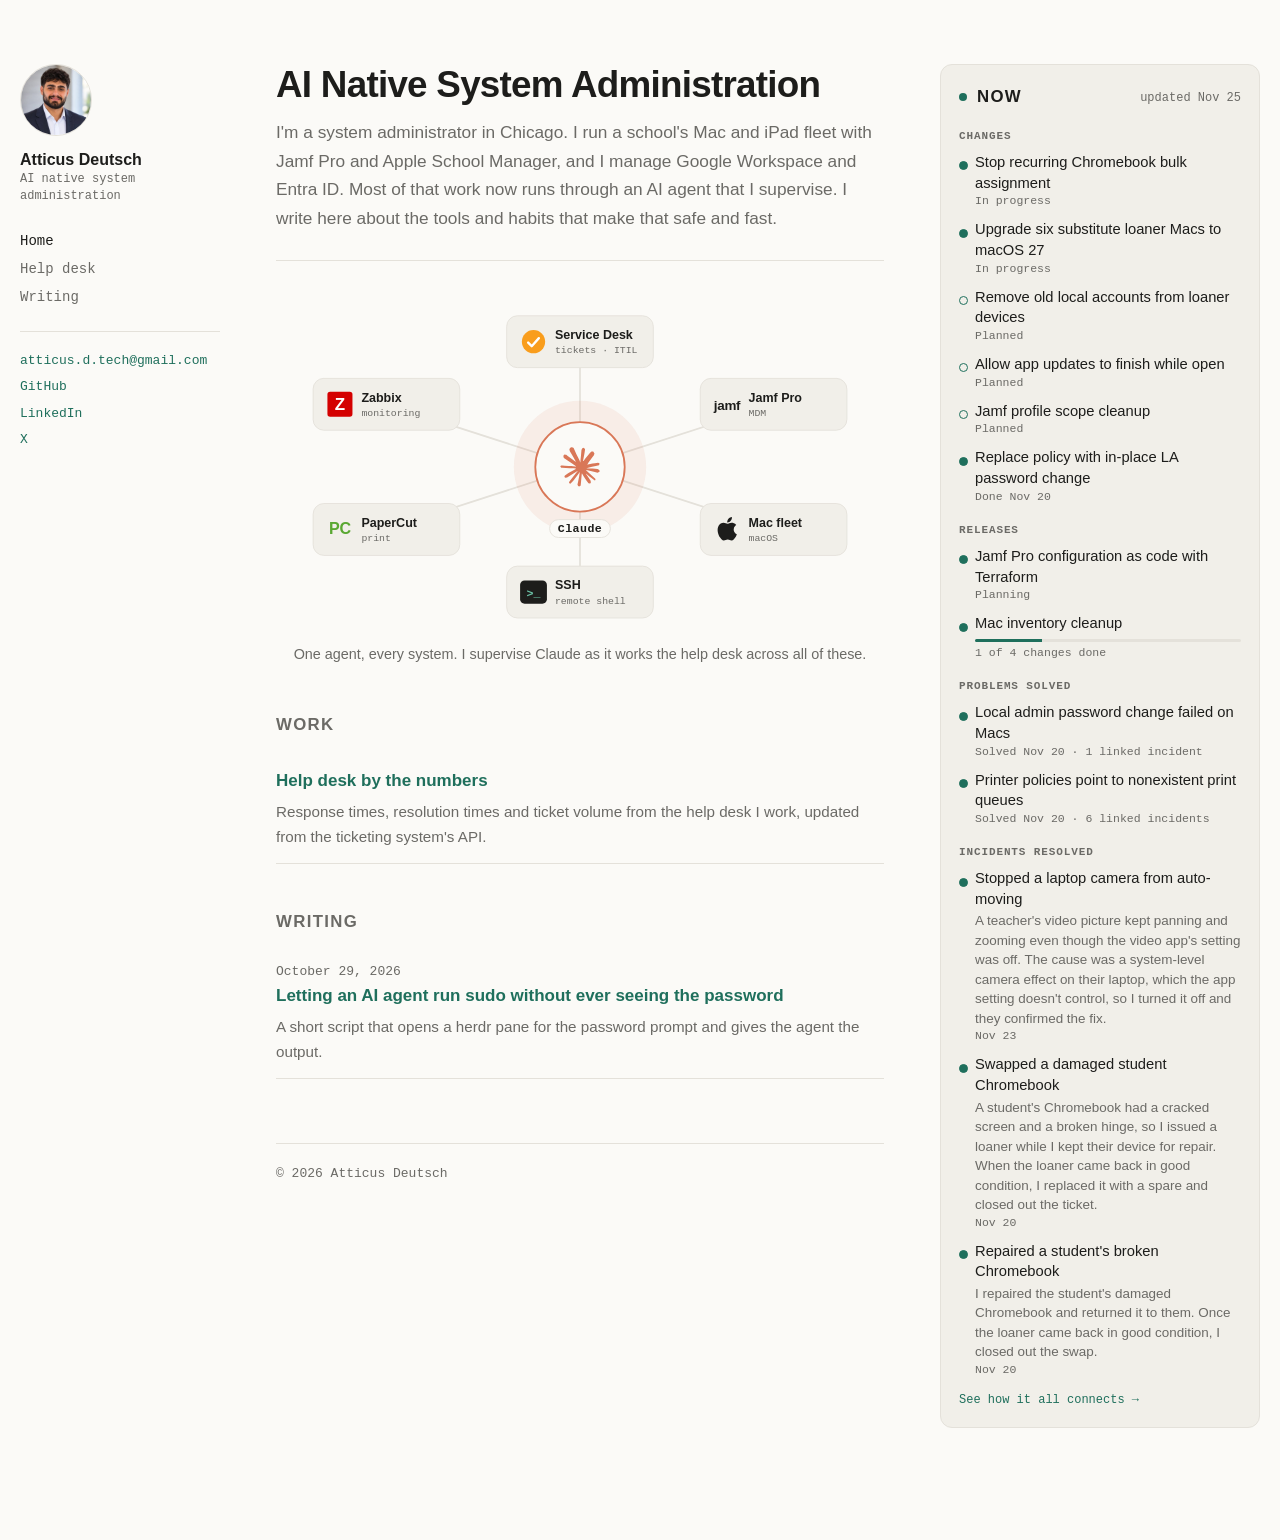
<file: index.html>
<!doctype html>
<html lang="en">
<head>
<meta charset="utf-8">
<meta name="viewport" content="width=device-width, initial-scale=1">
<title>Atticus Deutsch</title>
<meta name="description" content="Atticus Deutsch: AI native system administration. Mac fleets, MDM, identity, and the scripts that hold it together.">
<link rel="stylesheet" href="style.css?v=12">
</head>
<body>
<div class="layout three">
  <aside class="side">
    <a class="me" href="index.html"><img class="avatar" src="avatar.jpg" alt="" width="64" height="64"><span><strong>Atticus Deutsch</strong><span class="tag">AI native system administration</span></span></a>
    <nav class="nav"><a href="index.html" aria-current="page">Home</a><a href="stats.html">Help desk</a><a href="index.html#writing">Writing</a></nav>
    <ul class="contacts">
      <li><a href="mailto:atticus.d.tech@gmail.com">atticus.d.tech@gmail.com</a></li>
      <li><a href="https://github.com/atticusdtech">GitHub</a></li>
      <li><a href="https://www.linkedin.com/in/atticus-deutsch-537699102">LinkedIn</a></li>
      <li><a href="https://x.com/atticusdtech">X</a></li>
    </ul>
  </aside>
  <main class="main">
  <header class="site">
    <h1>AI Native System Administration</h1>
    <p class="lede">I'm a system administrator in Chicago. I run a school's Mac and iPad fleet with Jamf Pro and Apple School Manager, and I manage Google Workspace and Entra ID. Most of that work now runs through an AI agent that I supervise. I write here about the tools and habits that make that safe and fast.</p>
  </header>

  <figure class="hub" aria-labelledby="hub-cap">
  <svg viewBox="0 0 680 380" role="img" aria-label="Claude in the center, connected to Service Desk, Jamf Pro, the Mac fleet, SSH, PaperCut and Zabbix">
    <g class="hub-links">
<path class="hub-line" d="M340.0 190.0 L340.0 50.0"/><path class="hub-flow" style="animation-delay:0.00s" d="M340.0 190.0 L340.0 50.0"/>
<path class="hub-line" d="M340.0 190.0 L556.5 120.0"/><path class="hub-flow" style="animation-delay:-0.45s" d="M340.0 190.0 L556.5 120.0"/>
<path class="hub-line" d="M340.0 190.0 L556.5 260.0"/><path class="hub-flow" style="animation-delay:-0.90s" d="M340.0 190.0 L556.5 260.0"/>
<path class="hub-line" d="M340.0 190.0 L340.0 330.0"/><path class="hub-flow" style="animation-delay:-1.35s" d="M340.0 190.0 L340.0 330.0"/>
<path class="hub-line" d="M340.0 190.0 L123.5 260.0"/><path class="hub-flow" style="animation-delay:-1.80s" d="M340.0 190.0 L123.5 260.0"/>
<path class="hub-line" d="M340.0 190.0 L123.5 120.0"/><path class="hub-flow" style="animation-delay:-2.25s" d="M340.0 190.0 L123.5 120.0"/>
    </g>
    <circle cx="340" cy="190" r="74" class="hub-halo"/>
    <circle cx="340" cy="190" r="50" class="hub-core"/>
    <path transform="translate(318,168) scale(1.833)" d="m4.7144 15.9555 4.7174-2.6471.079-.2307-.079-.1275h-.2307l-.7893-.0486-2.6956-.0729-2.3375-.0971-2.2646-.1214-.5707-.1215-.5343-.7042.0546-.3522.4797-.3218.686.0608 1.5179.1032 2.2767.1578 1.6514.0972 2.4468.255h.3886l.0546-.1579-.1336-.0971-.1032-.0972L6.973 9.8356l-2.55-1.6879-1.3356-.9714-.7225-.4918-.3643-.4614-.1578-1.0078.6557-.7225.8803.0607.2246.0607.8925.686 1.9064 1.4754 2.4893 1.8336.3643.3035.1457-.1032.0182-.0728-.164-.2733-1.3539-2.4467-1.445-2.4893-.6435-1.032-.17-.6194c-.0607-.255-.1032-.4674-.1032-.7285L6.287.1335 6.6997 0l.9957.1336.419.3642.6192 1.4147 1.0018 2.2282 1.5543 3.0296.4553.8985.2429.8318.091.255h.1579v-.1457l.1275-1.706.2368-2.0947.2307-2.6957.0789-.7589.3764-.9107.7468-.4918.5828.2793.4797.686-.0668.4433-.2853 1.8517-.5586 2.9021-.3643 1.9429h.2125l.2429-.2429.9835-1.3053 1.6514-2.0643.7286-.8196.85-.9046.5464-.4311h1.0321l.759 1.1293-.34 1.1657-1.0625 1.3478-.8804 1.1414-1.2628 1.7-.7893 1.36.0729.1093.1882-.0183 2.8535-.607 1.5421-.2794 1.8396-.3157.8318.3886.091.3946-.3278.8075-1.967.4857-2.3072.4614-3.4364.8136-.0425.0304.0486.0607 1.5482.1457.6618.0364h1.621l3.0175.2247.7892.522.4736.6376-.079.4857-1.2142.6193-1.6393-.3886-3.825-.9107-1.3113-.3279h-.1822v.1093l1.0929 1.0686 2.0035 1.8092 2.5075 2.3314.1275.5768-.3218.4554-.34-.0486-2.2039-1.6575-.85-.7468-1.9246-1.621h-.1275v.17l.4432.6496 2.3436 3.5214.1214 1.0807-.17.3521-.6071.2125-.6679-.1214-1.3721-1.9246L14.38 17.959l-1.1414-1.9428-.1397.079-.674 7.2552-.3156.3703-.7286.2793-.6071-.4614-.3218-.7468.3218-1.4753.3886-1.9246.3157-1.53.2853-1.9004.17-.6314-.0121-.0425-.1397.0182-1.4328 1.9672-2.1796 2.9446-1.7243 1.8456-.4128.164-.7164-.3704.0667-.6618.4008-.5889 2.386-3.0357 1.4389-1.882.929-1.0868-.0062-.1579h-.0546l-6.3385 4.1164-1.1293.1457-.4857-.4554.0608-.7467.2307-.2429 1.9064-1.3114Z" fill="#d97757"/>
    <rect x="306" y="249" width="68" height="20" rx="10" class="hub-core-pill"/><text x="340" y="263" text-anchor="middle" class="hub-core-label">Claude</text>
<g class="hub-node" transform="translate(258.0,21.0)">
  <rect width="164" height="58" rx="12" class="hub-card"/>
  <circle cx="30" cy="29.0" r="13" fill="#f99d1c"/><path d="M24 30.0 l4 4 l8 -9" fill="none" stroke="#fff" stroke-width="2.6" stroke-linecap="round" stroke-linejoin="round"/>
  <text x="54" y="26.0" class="hub-label">Service Desk</text>
  <text x="54" y="42.0" class="hub-sub">tickets · ITIL</text>
</g>
<g class="hub-node" transform="translate(474.5,91.0)">
  <rect width="164" height="58" rx="12" class="hub-card"/>
  <text x="30" y="35.0" text-anchor="middle" class="m-word m-jamf">jamf</text>
  <text x="54" y="26.0" class="hub-label">Jamf Pro</text>
  <text x="54" y="42.0" class="hub-sub">MDM</text>
</g>
<g class="hub-node" transform="translate(474.5,231.0)">
  <rect width="164" height="58" rx="12" class="hub-card"/>
  <path transform="translate(17,15.0) scale(1.1)" d="M12.152 6.896c-.948 0-2.415-1.078-3.96-1.04-2.04.027-3.91 1.183-4.961 3.014-2.117 3.675-.546 9.103 1.519 12.09 1.013 1.454 2.208 3.09 3.792 3.039 1.52-.065 2.09-.987 3.935-.987 1.831 0 2.35.987 3.96.948 1.637-.026 2.676-1.48 3.676-2.948 1.156-1.688 1.636-3.325 1.662-3.415-.039-.013-3.182-1.221-3.22-4.857-.026-3.04 2.48-4.494 2.597-4.559-1.429-2.09-3.623-2.324-4.39-2.376-2-.156-3.675 1.09-4.61 1.09zM15.53 3.83c.843-1.012 1.4-2.427 1.245-3.83-1.207.052-2.662.805-3.532 1.818-.78.896-1.454 2.338-1.273 3.714 1.338.104 2.715-.688 3.559-1.701" fill="currentColor"/>
  <text x="54" y="26.0" class="hub-label">Mac fleet</text>
  <text x="54" y="42.0" class="hub-sub">macOS</text>
</g>
<g class="hub-node" transform="translate(258.0,301.0)">
  <rect width="164" height="58" rx="12" class="hub-card"/>
  <rect x="15" y="16.0" width="30" height="26" rx="5" class="m-term"/><text x="30" y="34.0" text-anchor="middle" class="m-ssh">&gt;_</text>
  <text x="54" y="26.0" class="hub-label">SSH</text>
  <text x="54" y="42.0" class="hub-sub">remote shell</text>
</g>
<g class="hub-node" transform="translate(41.5,231.0)">
  <rect width="164" height="58" rx="12" class="hub-card"/>
  <text x="30" y="34.0" text-anchor="middle" class="m-word m-pc">PC</text>
  <text x="54" y="26.0" class="hub-label">PaperCut</text>
  <text x="54" y="42.0" class="hub-sub">print</text>
</g>
<g class="hub-node" transform="translate(41.5,91.0)">
  <rect width="164" height="58" rx="12" class="hub-card"/>
  <rect x="16" y="15.0" width="28" height="28" rx="3" fill="#d40000"/><text x="30" y="35.5" text-anchor="middle" class="m-z">Z</text>
  <text x="54" y="26.0" class="hub-label">Zabbix</text>
  <text x="54" y="42.0" class="hub-sub">monitoring</text>
</g>
  </svg>
  <figcaption id="hub-cap">One agent, every system. I supervise Claude as it works the help desk across all of these.</figcaption>
</figure>


  <h2>Work</h2>
  <ul class="posts">
    <li>
      <a href="stats.html">Help desk by the numbers</a>
      <p>Response times, resolution times and ticket volume from the help desk I work, updated from the ticketing system's API.</p>
    </li>
  </ul>

  <h2 id="writing">Writing</h2>
  <ul class="posts">
    <li>
      <time datetime="2026-10-29">October 29, 2026</time>
      <a href="posts/pane-run.html">Letting an AI agent run sudo without ever seeing the password</a>
      <p>A short script that opens a herdr pane for the password prompt and gives the agent the output.</p>
    </li>
  </ul>

  <footer>© 2026 Atticus Deutsch</footer>
</main>
  <aside class="rail">
<section class="today now" aria-labelledby="now-h">
      <div class="today-head">
        <h2 id="now-h"><span class="pulse" aria-hidden="true"></span>Now</h2>
      </div>
      <p class="today-stats">Changes, releases and solved problems from the service desk I run.</p>
    </section>
  </aside>
</div>
<script src="ops.js?v=5" defer></script>
</body>
</html>
</file>
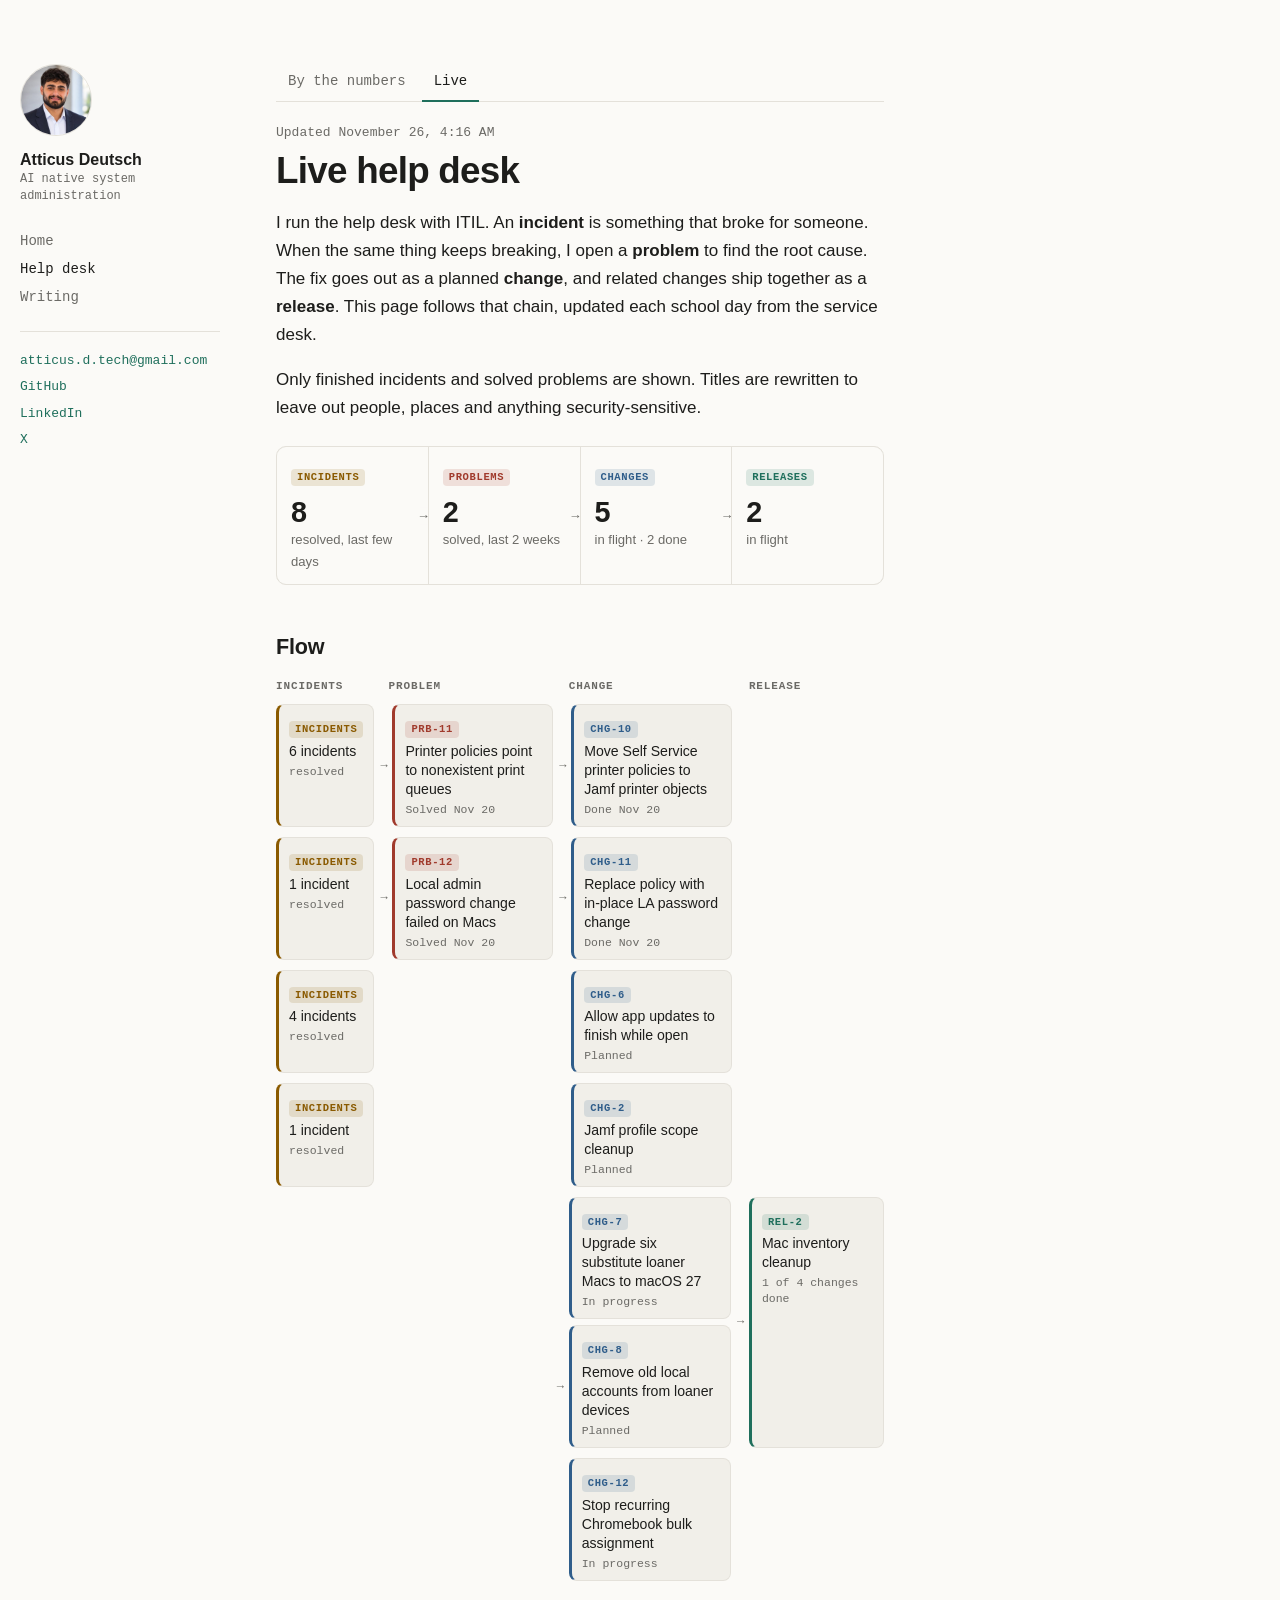
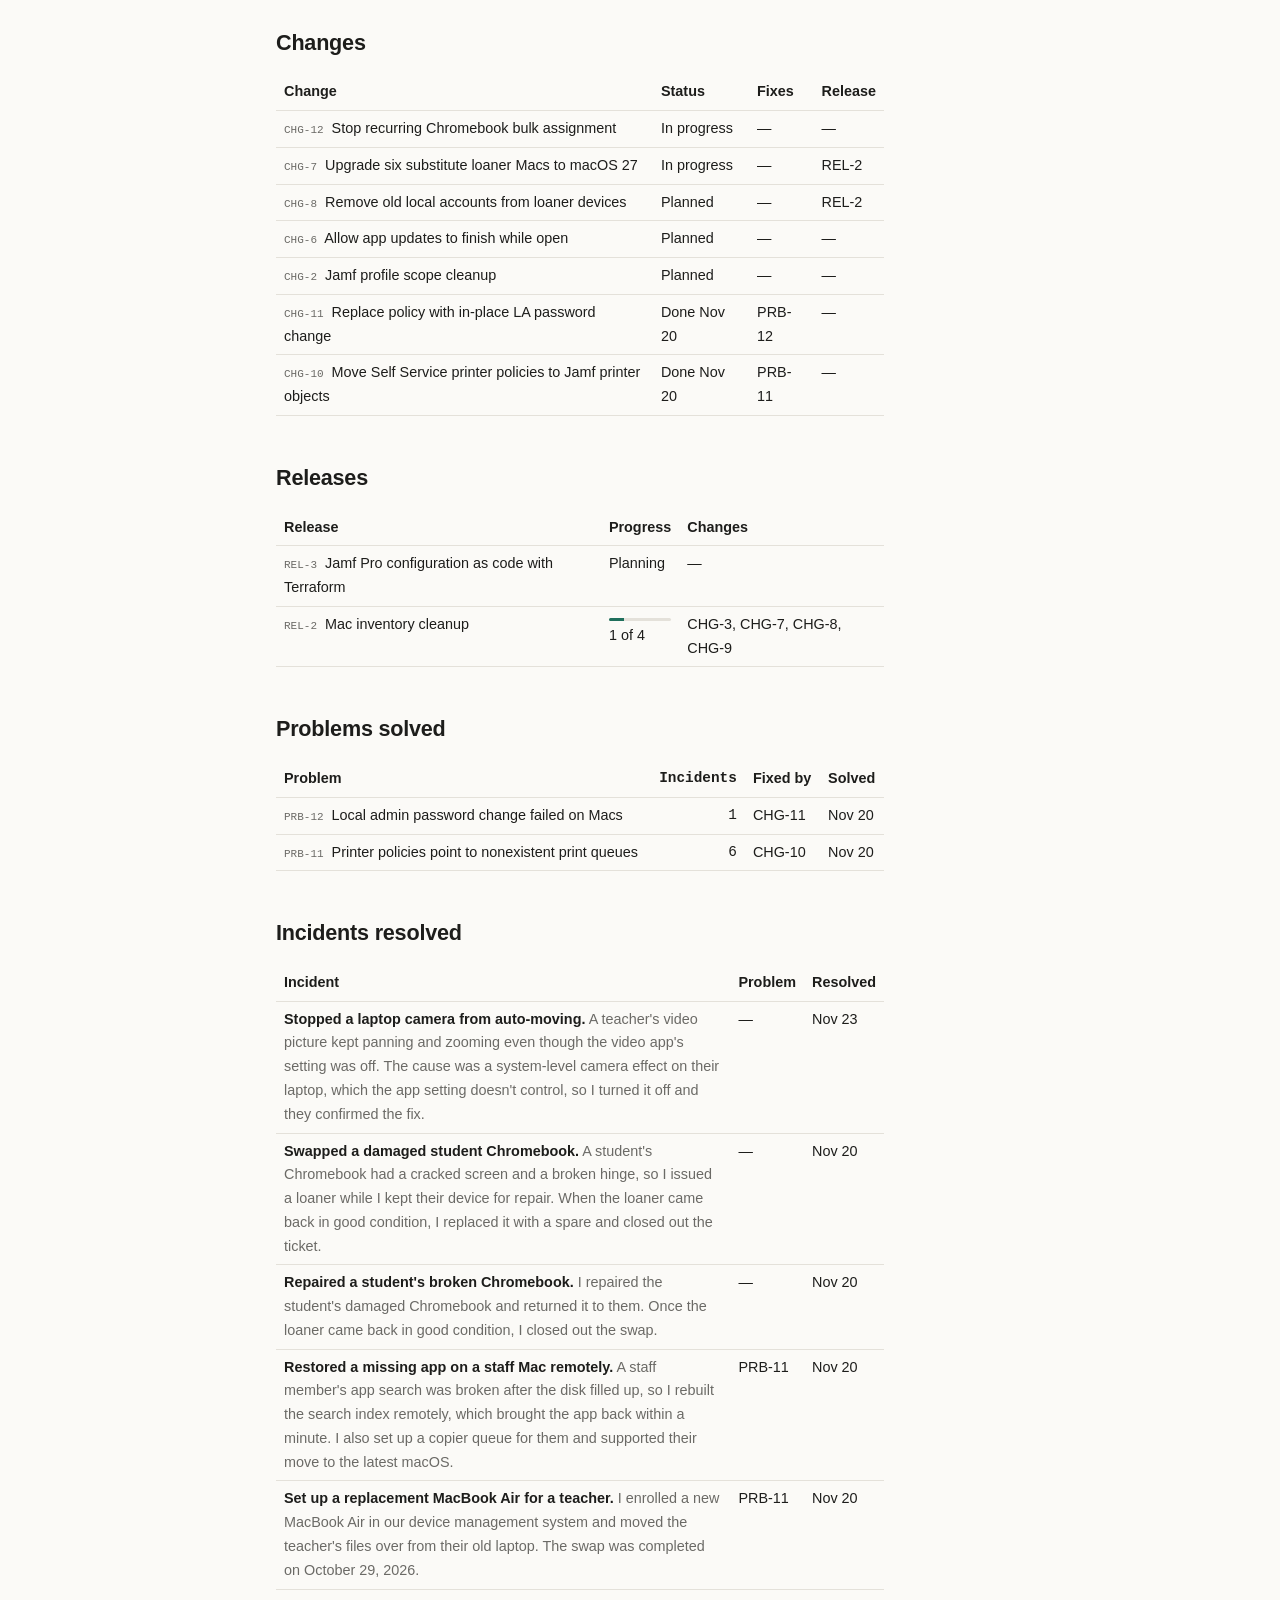
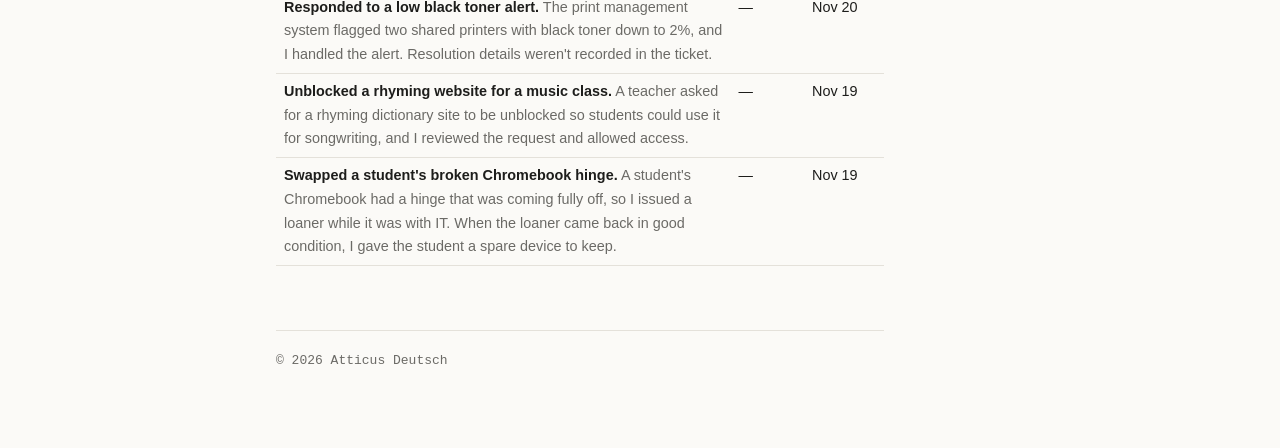
<file: live.html>
<!doctype html>
<html lang="en">
<head>
<meta charset="utf-8">
<meta name="viewport" content="width=device-width, initial-scale=1">
<title>Live help desk · Atticus Deutsch</title>
<meta name="description" content="How resolved incidents turn into problems, changes and releases at a school help desk, updated daily from the service desk.">
<link rel="stylesheet" href="style.css?v=10">
</head>
<body>
<div class="layout three">
  <aside class="side">
    <a class="me" href="index.html"><img class="avatar" src="avatar.jpg" alt="" width="64" height="64"><span><strong>Atticus Deutsch</strong><span class="tag">AI native system administration</span></span></a>
    <nav class="nav"><a href="index.html">Home</a><a href="stats.html" aria-current="page">Help desk</a><a href="index.html#writing">Writing</a></nav>
    <ul class="contacts">
      <li><a href="mailto:atticus.d.tech@gmail.com">atticus.d.tech@gmail.com</a></li>
      <li><a href="https://github.com/atticusdtech">GitHub</a></li>
      <li><a href="https://www.linkedin.com/in/atticus-deutsch-537699102">LinkedIn</a></li>
      <li><a href="https://x.com/atticusdtech">X</a></li>
    </ul>
  </aside>
  <main class="main post wide">
  <nav class="tabs" aria-label="Help desk"><a href="stats.html">By the numbers</a><a href="live.html" aria-current="page">Live</a></nav>
  <p class="meta">Updated <span id="updated">daily</span></p>
  <h1>Live help desk</h1>
  <p>I run the help desk with ITIL. An <b>incident</b> is something that broke for someone. When the same thing keeps breaking, I open a <b>problem</b> to find the root cause. The fix goes out as a planned <b>change</b>, and related changes ship together as a <b>release</b>. This page follows that chain, updated each school day from the service desk.</p>
  <p class="note">Only finished incidents and solved problems are shown. Titles are rewritten to leave out people, places and anything security-sensitive.</p>

  <div id="live"><p class="note">Loading…</p></div>

  <footer>© 2026 Atticus Deutsch</footer>
  </main>
</div>
<script src="live.js?v=2" defer></script>
</body>
</html>
</file>
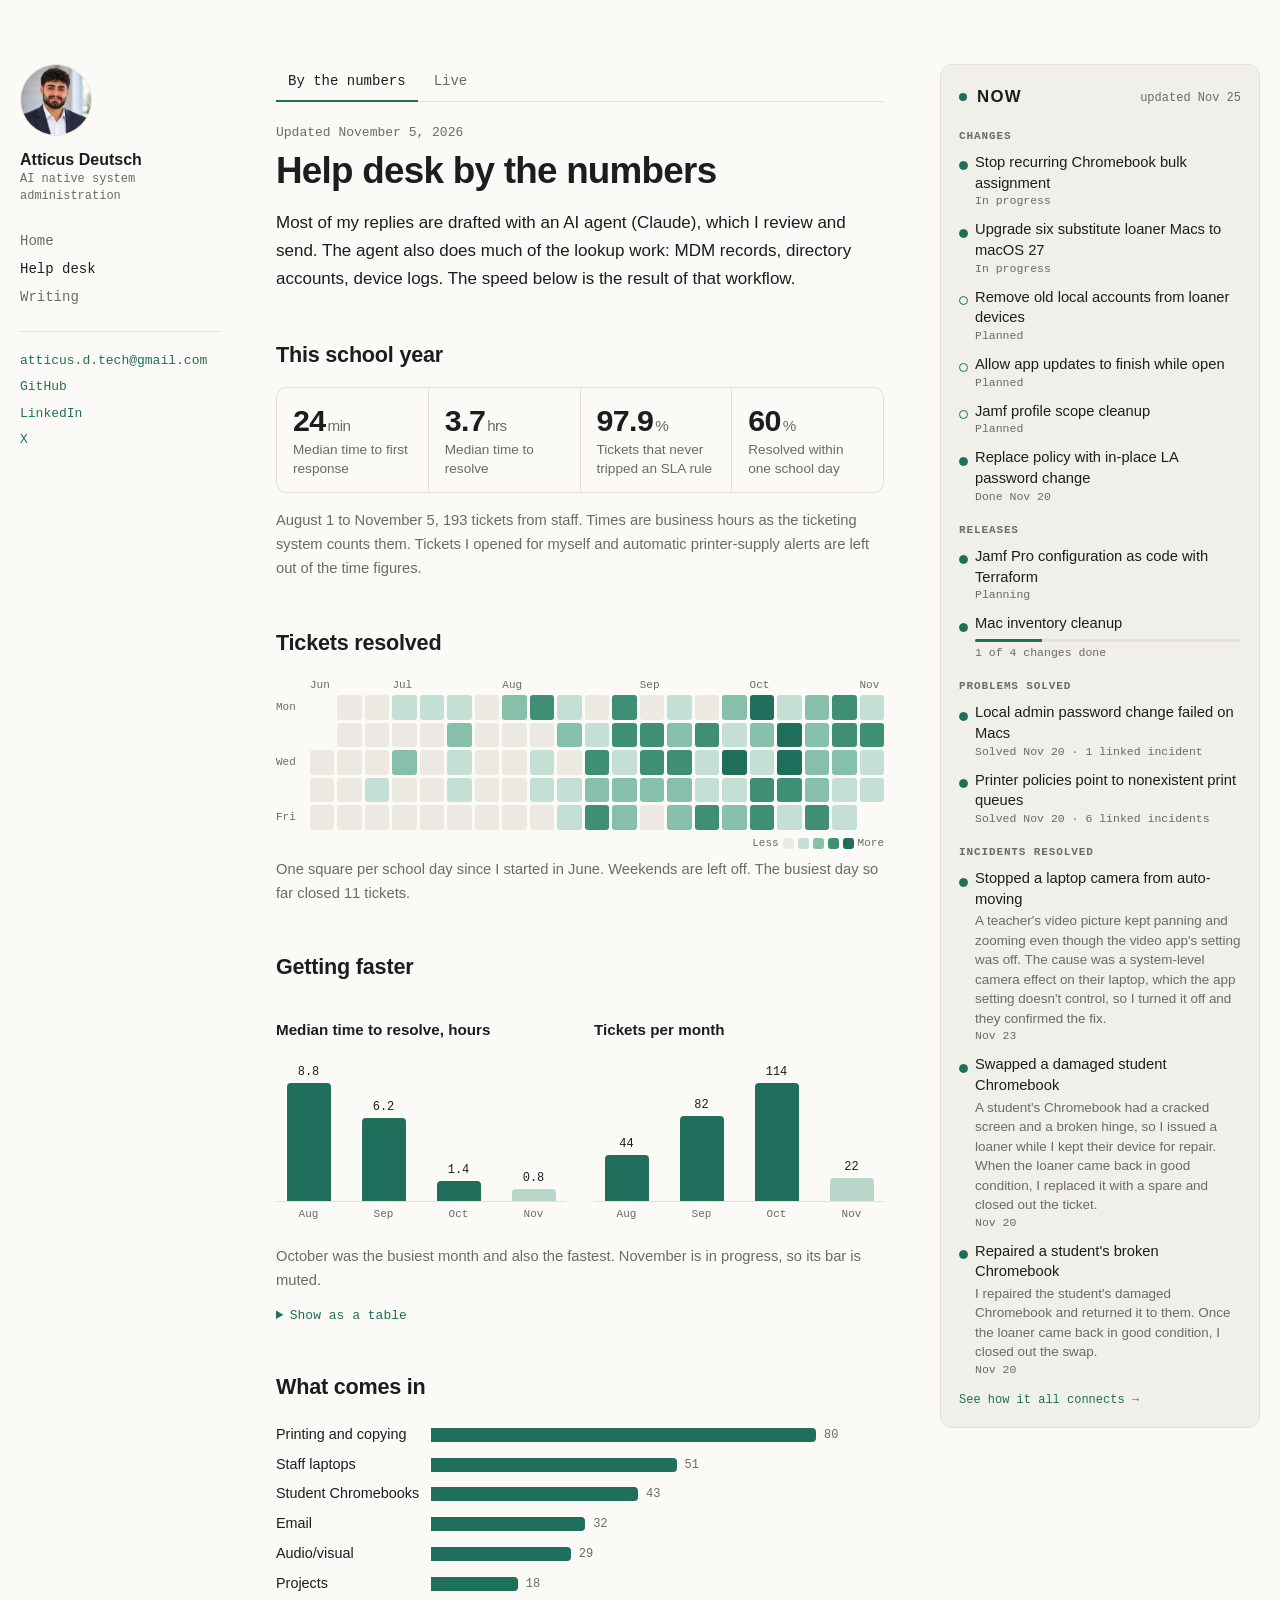
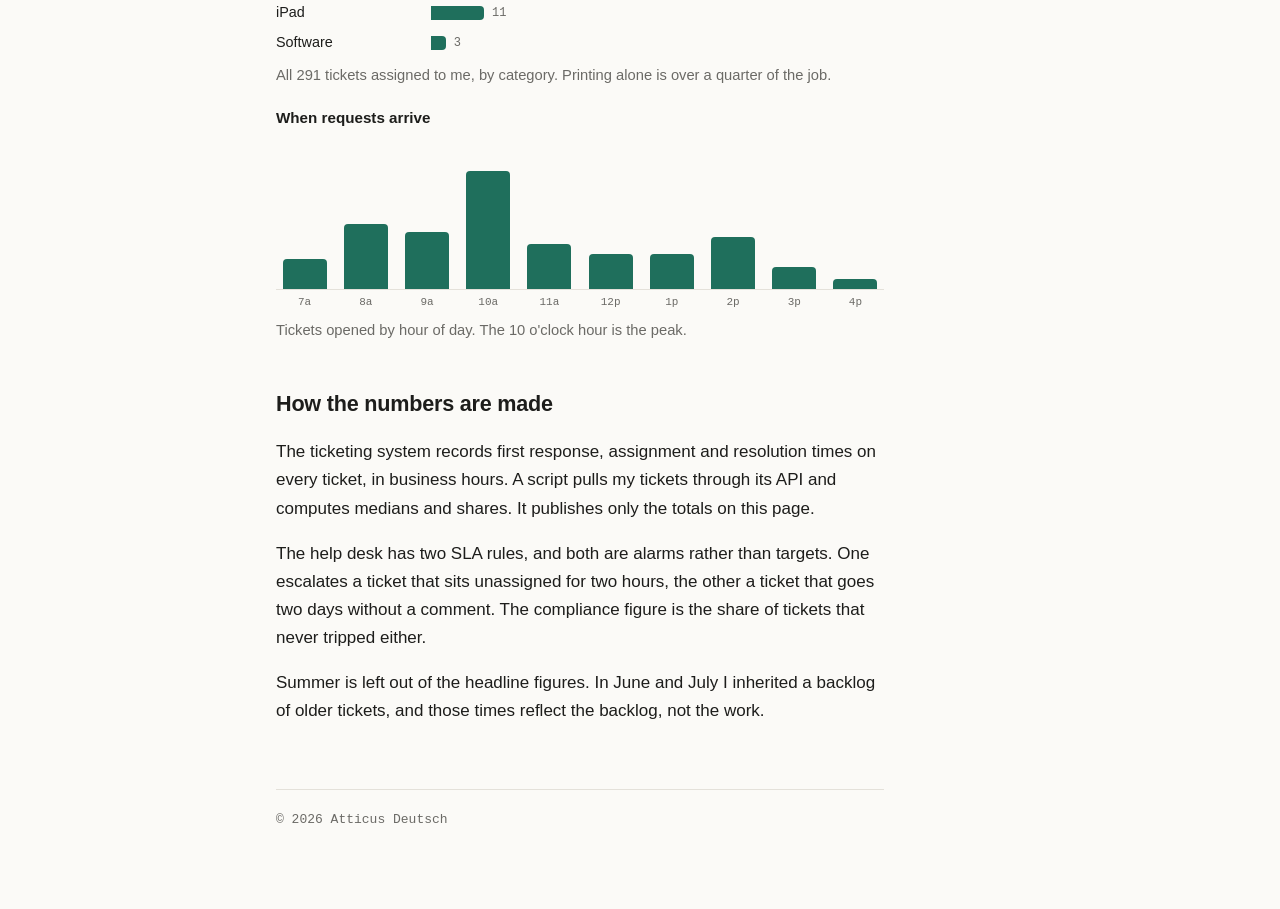
<file: stats.html>
<!doctype html>
<html lang="en">
<head>
<meta charset="utf-8">
<meta name="viewport" content="width=device-width, initial-scale=1">
<title>Help desk by the numbers · Atticus Deutsch</title>
<meta name="description" content="Response times, resolution times, SLA compliance and ticket volume from a working school help desk, run with an AI agent.">
<link rel="stylesheet" href="style.css?v=10">
<style>
:root {
  --q0: #ece9e2; --q1: #c4e0d5; --q2: #86c0aa; --q3: #3f8f77; --q4: #1f6f5c;
  --bar: #1f6f5c; --bar-muted: #b9d6cb;
}
@media (prefers-color-scheme: dark) {
  :root {
    --q0: #22231f; --q1: #1f4a3e; --q2: #2e7a64; --q3: #4fae90; --q4: #8fdcc3;
    --bar: #6cc3a8; --bar-muted: #2c5a4c;
  }
}
.tiles { display: grid; grid-template-columns: repeat(auto-fit, minmax(150px, 1fr)); gap: 1px; background: var(--rule); border: 1px solid var(--rule); border-radius: 10px; overflow: hidden; margin: 8px 0 0; }
.tile { background: var(--bg); padding: 16px 16px 14px; }
.tile .v { font-size: 1.9rem; font-weight: 650; letter-spacing: -.02em; line-height: 1.1; }
.tile .v small { font-size: .95rem; font-weight: 500; color: var(--muted); margin-left: 2px; }
.tile .l { font-size: .85rem; color: var(--muted); margin-top: 4px; line-height: 1.35; }
.note { font-size: .92rem; color: var(--muted); }
figure { margin: 18px 0 8px; }
figcaption { font-size: .92rem; color: var(--muted); margin-top: 8px; }
/* heatmap */
.heat { display: grid; grid-template-columns: 28px 1fr; gap: 6px; }
.heat .days { display: grid; grid-template-rows: 14px repeat(5, 1fr); gap: 3px; font: 11px/1 var(--mono); color: var(--muted); }
.heat .days span { display: flex; align-items: center; }
.heat .grid { display: grid; grid-auto-flow: column; grid-template-rows: 14px repeat(5, auto); gap: 3px; }
.heat .mo { font: 11px/14px var(--mono); color: var(--muted); white-space: nowrap; overflow: visible; }
.cell { aspect-ratio: 1; border-radius: 3px; background: var(--q0); min-width: 9px; }
.cell[data-q="1"] { background: var(--q1); } .cell[data-q="2"] { background: var(--q2); }
.cell[data-q="3"] { background: var(--q3); } .cell[data-q="4"] { background: var(--q4); }
.cell.future { background: transparent; }
.legend { display: flex; align-items: center; gap: 4px; justify-content: flex-end; font: 11px/1 var(--mono); color: var(--muted); margin-top: 8px; }
.legend .cell { width: 11px; min-width: 11px; }
/* bars */
.pair { display: grid; grid-template-columns: 1fr 1fr; gap: 28px; }
@media (max-width: 560px) { .pair { grid-template-columns: 1fr; } }
.chart-title { font-size: .95rem; font-weight: 600; margin: 0 0 10px; }
.cols { display: flex; align-items: flex-end; gap: 10px; height: 150px; border-bottom: 1px solid var(--rule); }
.col { flex: 1; display: flex; flex-direction: column; justify-content: flex-end; align-items: center; height: 100%; position: relative; }
.col .b { width: 100%; max-width: 44px; background: var(--bar); border-radius: 4px 4px 0 0; }
.col .b.partial { background: var(--bar-muted); }
.col .val { font: 12px/1 var(--mono); color: var(--fg); margin-bottom: 5px; }
.xl { display: flex; gap: 10px; margin-top: 6px; }
.xl span { flex: 1; text-align: center; font: 11px/1.2 var(--mono); color: var(--muted); }
.cols.dense { gap: 4px; }
.xl.dense { gap: 4px; }
.hbars { display: grid; grid-template-columns: max-content 1fr; gap: 6px 12px; align-items: center; }
.hbars .n { font-size: .9rem; }
.hbars .track { display: flex; align-items: center; gap: 8px; }
.hbars .b { height: 14px; background: var(--bar); border-radius: 0 4px 4px 0; }
.hbars .v { font: 12px/1 var(--mono); color: var(--muted); }
#tip { position: fixed; pointer-events: none; background: var(--fg); color: var(--bg); font: 12px/1.35 var(--mono); padding: 6px 9px; border-radius: 6px; opacity: 0; transition: opacity .08s; z-index: 10; white-space: nowrap; }
[data-tip] { cursor: default; }
table.data { border-collapse: collapse; width: 100%; font-size: .9rem; margin-top: 10px; }
table.data th, table.data td { text-align: left; padding: 6px 8px; border-bottom: 1px solid var(--rule); }
table.data td.num, table.data th.num { text-align: right; font-family: var(--mono); }
details summary { cursor: pointer; font: 13px/1.4 var(--mono); color: var(--accent); margin-top: 10px; }
</style>
</head>
<body>
<div class="layout three">
  <aside class="side">
    <a class="me" href="index.html"><img class="avatar" src="avatar.jpg" alt="" width="64" height="64"><span><strong>Atticus Deutsch</strong><span class="tag">AI native system administration</span></span></a>
    <nav class="nav"><a href="index.html">Home</a><a href="stats.html" aria-current="page">Help desk</a><a href="index.html#writing">Writing</a></nav>
    <ul class="contacts">
      <li><a href="mailto:atticus.d.tech@gmail.com">atticus.d.tech@gmail.com</a></li>
      <li><a href="https://github.com/atticusdtech">GitHub</a></li>
      <li><a href="https://www.linkedin.com/in/atticus-deutsch-537699102">LinkedIn</a></li>
      <li><a href="https://x.com/atticusdtech">X</a></li>
    </ul>
  </aside>
  <main class="main post wide">
  <nav class="tabs" aria-label="Help desk"><a href="stats.html" aria-current="page">By the numbers</a><a href="live.html">Live</a></nav>
  <p class="meta">Updated <span id="updated"></span></p>
  <h1>Help desk by the numbers</h1>

  <p>Most of my replies are drafted with an AI agent (Claude), which I review and send. The agent also does much of the lookup work: MDM records, directory accounts, device logs. The speed below is the result of that workflow.</p>

  <h2>This school year</h2>
  <div class="tiles">
    <div class="tile"><div class="v">24<small>min</small></div><div class="l">Median time to first response</div></div>
    <div class="tile"><div class="v">3.7<small>hrs</small></div><div class="l">Median time to resolve</div></div>
    <div class="tile"><div class="v">97.9<small>%</small></div><div class="l">Tickets that never tripped an SLA rule</div></div>
    <div class="tile"><div class="v">60<small>%</small></div><div class="l">Resolved within one school day</div></div>
  </div>
  <p class="note">August 1 to <span class="asof"></span>, 193 tickets from staff. Times are business hours as the ticketing system counts them. Tickets I opened for myself and automatic printer-supply alerts are left out of the time figures.</p>

  <h2>Tickets resolved</h2>
  <figure>
    <div class="heat"><div class="days"><span></span><span>Mon</span><span></span><span>Wed</span><span></span><span>Fri</span></div><div class="grid" id="heat"></div></div>
    <div class="legend">Less <span class="cell"></span><span class="cell" data-q="1"></span><span class="cell" data-q="2"></span><span class="cell" data-q="3"></span><span class="cell" data-q="4"></span> More</div>
    <figcaption>One square per school day since I started in June. Weekends are left off. The busiest day so far closed 11 tickets.</figcaption>
  </figure>

  <h2>Getting faster</h2>
  <div class="pair">
    <figure>
      <p class="chart-title">Median time to resolve, hours</p>
      <div class="cols" id="res"></div><div class="xl" id="res-x"></div>
    </figure>
    <figure>
      <p class="chart-title">Tickets per month</p>
      <div class="cols" id="vol"></div><div class="xl" id="vol-x"></div>
    </figure>
  </div>
  <p class="note">October was the busiest month and also the fastest. November is in progress, so its bar is muted.</p>
  <details><summary>Show as a table</summary>
    <table class="data" id="month-table"><thead><tr><th>Month</th><th class="num">Tickets</th><th class="num">Median to resolve</th></tr></thead><tbody></tbody></table>
  </details>

  <h2>What comes in</h2>
  <figure>
    <div class="hbars" id="cats"></div>
    <figcaption>All 291 tickets assigned to me, by category. Printing alone is over a quarter of the job.</figcaption>
  </figure>

  <figure>
    <p class="chart-title">When requests arrive</p>
    <div class="cols dense" id="hours"></div><div class="xl dense" id="hours-x"></div>
    <figcaption>Tickets opened by hour of day. The 10 o'clock hour is the peak.</figcaption>
  </figure>

  <h2>How the numbers are made</h2>
  <p>The ticketing system records first response, assignment and resolution times on every ticket, in business hours. A script pulls my tickets through its API and computes medians and shares. It publishes only the totals on this page.</p>
  <p>The help desk has two SLA rules, and both are alarms rather than targets. One escalates a ticket that sits unassigned for two hours, the other a ticket that goes two days without a comment. The compliance figure is the share of tickets that never tripped either.</p>
  <p>Summer is left out of the headline figures. In June and July I inherited a backlog of older tickets, and those times reflect the backlog, not the work.</p>

  <footer>© 2026 Atticus Deutsch</footer>
</main>
  <aside class="rail">
<section class="today now" aria-labelledby="now-h">
      <div class="today-head">
        <h2 id="now-h"><span class="pulse" aria-hidden="true"></span>Now</h2>
      </div>
      <p class="today-stats">Changes, releases and solved problems from the service desk I run.</p>
    </section>
  </aside>
</div>
<div id="tip" role="tooltip"></div>
<script>
const DATA = {"generated":"2026-11-05","daily":{"2026-07-02":2,"2026-07-06":1,"2026-07-08":3,"2026-07-13":1,"2026-07-20":2,"2026-07-21":4,"2026-07-22":1,"2026-07-23":1,"2026-08-03":3,"2026-08-10":6,"2026-08-12":1,"2026-08-13":1,"2026-08-17":1,"2026-08-18":4,"2026-08-20":2,"2026-08-21":1,"2026-08-25":2,"2026-08-26":6,"2026-08-27":4,"2026-08-28":5,"2026-08-31":6,"2026-09-01":5,"2026-09-02":2,"2026-09-03":3,"2026-09-04":4,"2026-09-08":6,"2026-09-09":5,"2026-09-10":3,"2026-09-14":2,"2026-09-15":3,"2026-09-16":7,"2026-09-17":3,"2026-09-18":4,"2026-09-22":5,"2026-09-23":1,"2026-09-24":1,"2026-09-25":5,"2026-09-28":4,"2026-09-29":2,"2026-09-30":8,"2026-10-01":1,"2026-10-02":4,"2026-10-05":9,"2026-10-06":3,"2026-10-07":1,"2026-10-08":6,"2026-10-09":6,"2026-10-12":1,"2026-10-13":11,"2026-10-14":8,"2026-10-15":5,"2026-10-16":1,"2026-10-19":4,"2026-10-20":4,"2026-10-21":3,"2026-10-22":3,"2026-10-23":6,"2026-10-26":7,"2026-10-27":7,"2026-10-28":3,"2026-10-29":2,"2026-10-30":2,"2026-11-02":1,"2026-11-03":6,"2026-11-04":2,"2026-11-05":1},"months":[{"m":"2026-08","tickets":44,"res":526},{"m":"2026-09","tickets":82,"res":369},{"m":"2026-10","tickets":114,"res":87},{"m":"2026-11","tickets":22,"res":51}],"cats":[{"n":"Printing and copying","v":80},{"n":"Staff laptops","v":51},{"n":"Student Chromebooks","v":43},{"n":"Email","v":32},{"n":"Audio/visual","v":29},{"n":"Projects","v":18},{"n":"iPad","v":11},{"n":"Software","v":3}],"hours":[{"h":7,"v":12},{"h":8,"v":26},{"h":9,"v":23},{"h":10,"v":47},{"h":11,"v":18},{"h":12,"v":14},{"h":13,"v":14},{"h":14,"v":21},{"h":15,"v":9},{"h":16,"v":4}]};
const $ = id => document.getElementById(id);
const fmtDate = d => new Date(d + 'T12:00:00').toLocaleDateString('en-US', { month: 'long', day: 'numeric', year: 'numeric' });
$('updated').textContent = fmtDate(DATA.generated);
document.querySelectorAll('.asof').forEach(e => e.textContent = fmtDate(DATA.generated).replace(/, \d{4}$/, ''));

// tooltip
const tip = $('tip');
document.addEventListener('mouseover', e => { const t = e.target.closest('[data-tip]'); if (!t) return; tip.textContent = t.dataset.tip; tip.style.opacity = 1; });
document.addEventListener('mousemove', e => {
  if (tip.style.opacity !== '1') return;
  const w = tip.offsetWidth, x = Math.min(e.clientX + 12, innerWidth - w - 8);
  tip.style.left = x + 'px'; tip.style.top = (e.clientY - 34) + 'px';
});
document.addEventListener('mouseout', e => { if (e.target.closest('[data-tip]')) tip.style.opacity = 0; });

// heatmap: Mon-Fri rows, one column per week
(function () {
  const start = new Date('2026-06-15T12:00:00'); // Monday of first week
  const end = new Date(DATA.generated + 'T12:00:00');
  const q = n => n === 0 ? 0 : n <= 2 ? 1 : n <= 4 ? 2 : n <= 7 ? 3 : 4;
  const g = $('heat'); let lastMonth = -1; let weeks = 0;
  for (let w = new Date(start); w <= end; w.setDate(w.getDate() + 7)) {
    weeks++;
    const lab = document.createElement('div'); lab.className = 'mo';
    if (w.getMonth() !== lastMonth) { lab.textContent = w.toLocaleDateString('en-US', { month: 'short' }); lastMonth = w.getMonth(); }
    g.appendChild(lab);
    for (let d = 0; d < 5; d++) {
      const day = new Date(w); day.setDate(w.getDate() + d);
      const iso = day.toISOString().slice(0, 10);
      const c = document.createElement('div'); c.className = 'cell';
      if (day > end || day < new Date('2026-06-17T00:00:00')) { c.classList.add('future'); }
      else {
        const n = DATA.daily[iso] || 0; c.dataset.q = q(n);
        c.dataset.tip = `${n} resolved · ${day.toLocaleDateString('en-US', { weekday: 'short', month: 'short', day: 'numeric' })}`;
      }
      g.appendChild(c);
    }
  }
  g.style.gridTemplateColumns = `repeat(${weeks}, 1fr)`;
})();

// column charts
function cols(el, xel, items, fmt, partialLast) {
  const max = Math.max(...items.map(i => i.v));
  items.forEach((it, i) => {
    const col = document.createElement('div'); col.className = 'col'; col.dataset.tip = it.tip;
    const val = document.createElement('div'); val.className = 'val'; val.textContent = it.label ?? fmt(it.v);
    const b = document.createElement('div'); b.className = 'b' + (partialLast && i === items.length - 1 ? ' partial' : '');
    b.style.height = Math.max(2, (it.v / max) * 118) + 'px';
    col.append(val, b); el.appendChild(col);
    const x = document.createElement('span'); x.textContent = it.x; xel.appendChild(x);
  });
}
const mName = m => new Date(m + '-15T12:00:00').toLocaleDateString('en-US', { month: 'short' });
const hrs = m => (m / 60).toFixed(1);
cols($('res'), $('res-x'), DATA.months.map(m => ({ x: mName(m.m), v: m.res / 60, label: hrs(m.res), tip: `${mName(m.m)}: median ${hrs(m.res)} business hours` })), v => v, true);
cols($('vol'), $('vol-x'), DATA.months.map(m => ({ x: mName(m.m), v: m.tickets, label: m.tickets, tip: `${mName(m.m)}: ${m.tickets} tickets` })), v => v, true);
const hLab = h => (h % 12 || 12) + (h < 12 ? 'a' : 'p');
cols($('hours'), $('hours-x'), DATA.hours.map(h => ({ x: hLab(h.h), v: h.v, label: '', tip: `${hLab(h.h)}m hour: ${h.v} tickets` })), v => v, false);
const tb = document.querySelector('#month-table tbody');
DATA.months.forEach(m => { tb.insertAdjacentHTML('beforeend', `<tr><td>${new Date(m.m + '-15T12:00:00').toLocaleDateString('en-US', { month: 'long', year: 'numeric' })}</td><td class="num">${m.tickets}</td><td class="num">${hrs(m.res)} hrs</td></tr>`); });

// category bars
(function () {
  const el = $('cats'); const max = Math.max(...DATA.cats.map(c => c.v));
  DATA.cats.forEach(c => {
    el.insertAdjacentHTML('beforeend', `<div class="n">${c.n}</div><div class="track" data-tip="${c.n}: ${c.v} tickets"><div class="b" style="width:${(c.v / max) * 85}%"></div><span class="v">${c.v}</span></div>`);
  });
})();
</script>
<script src="ops.js?v=5" defer></script>
</body>
</html>
</file>
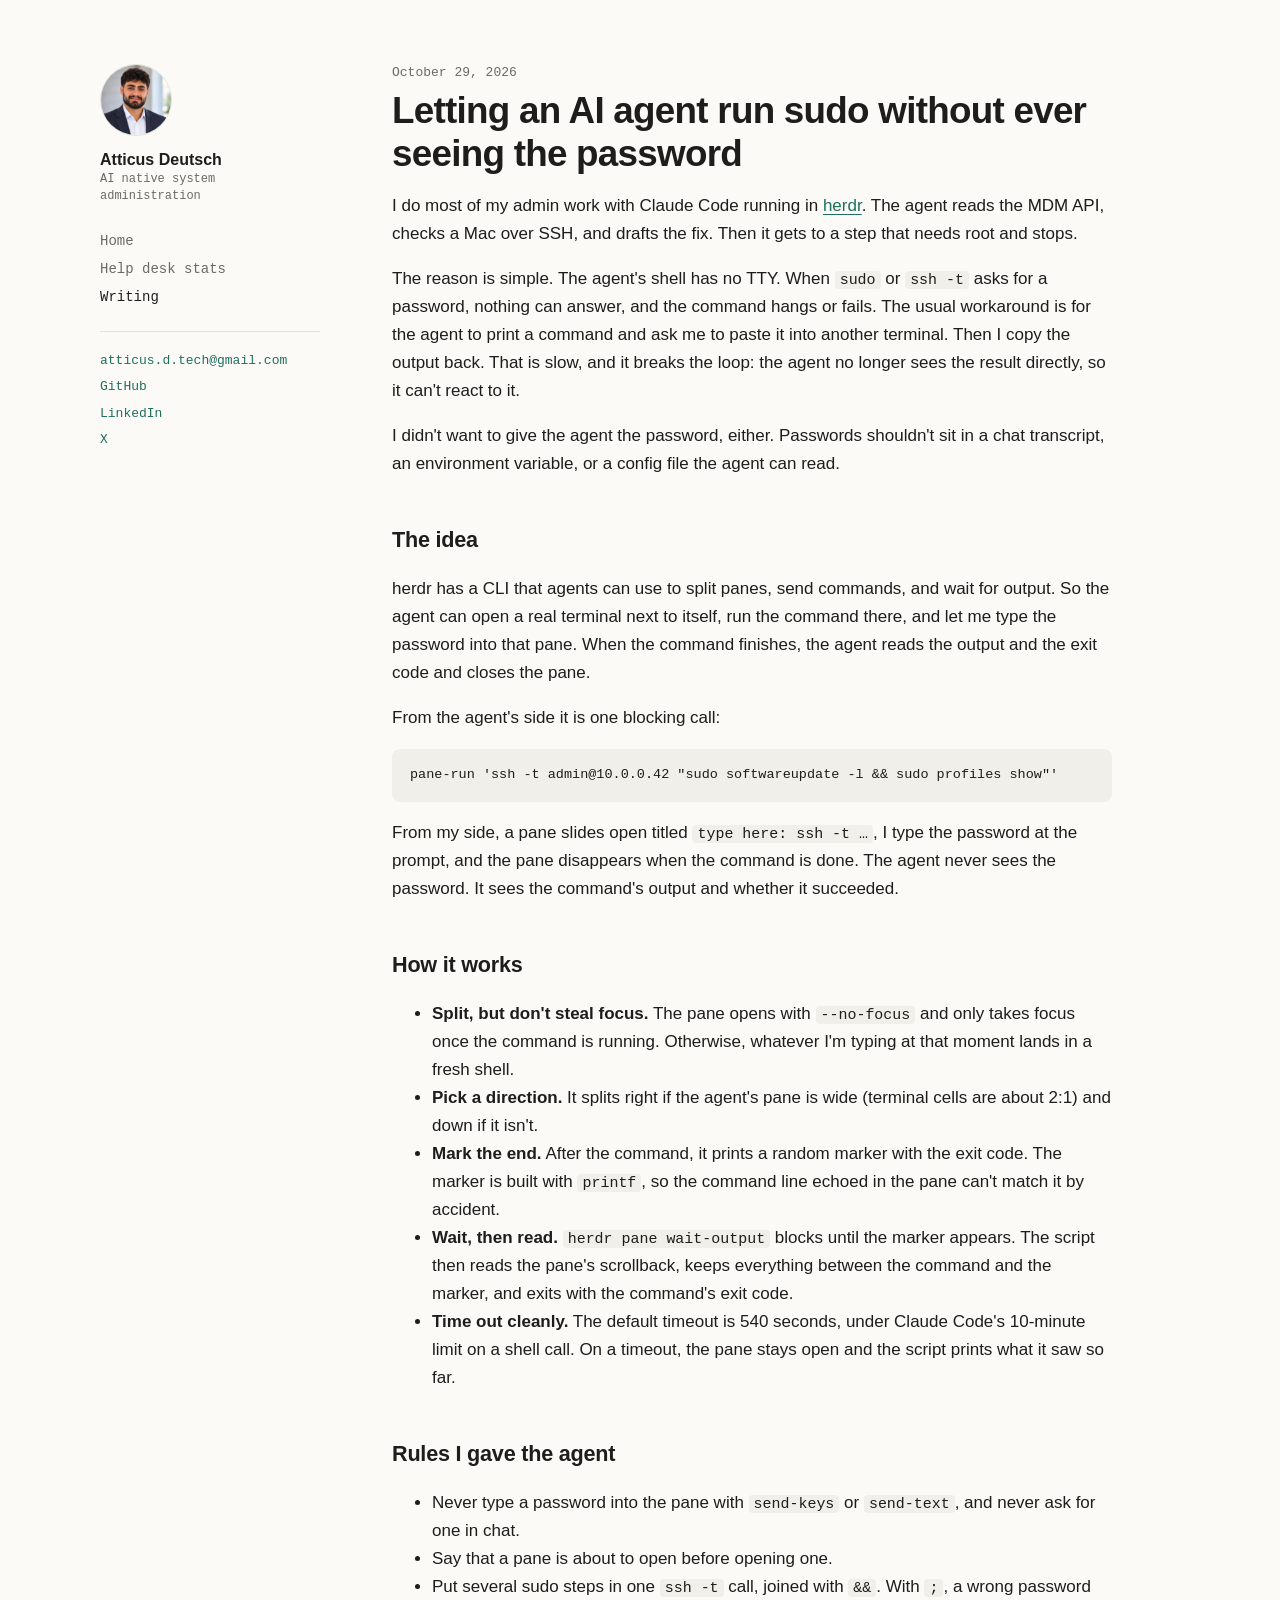
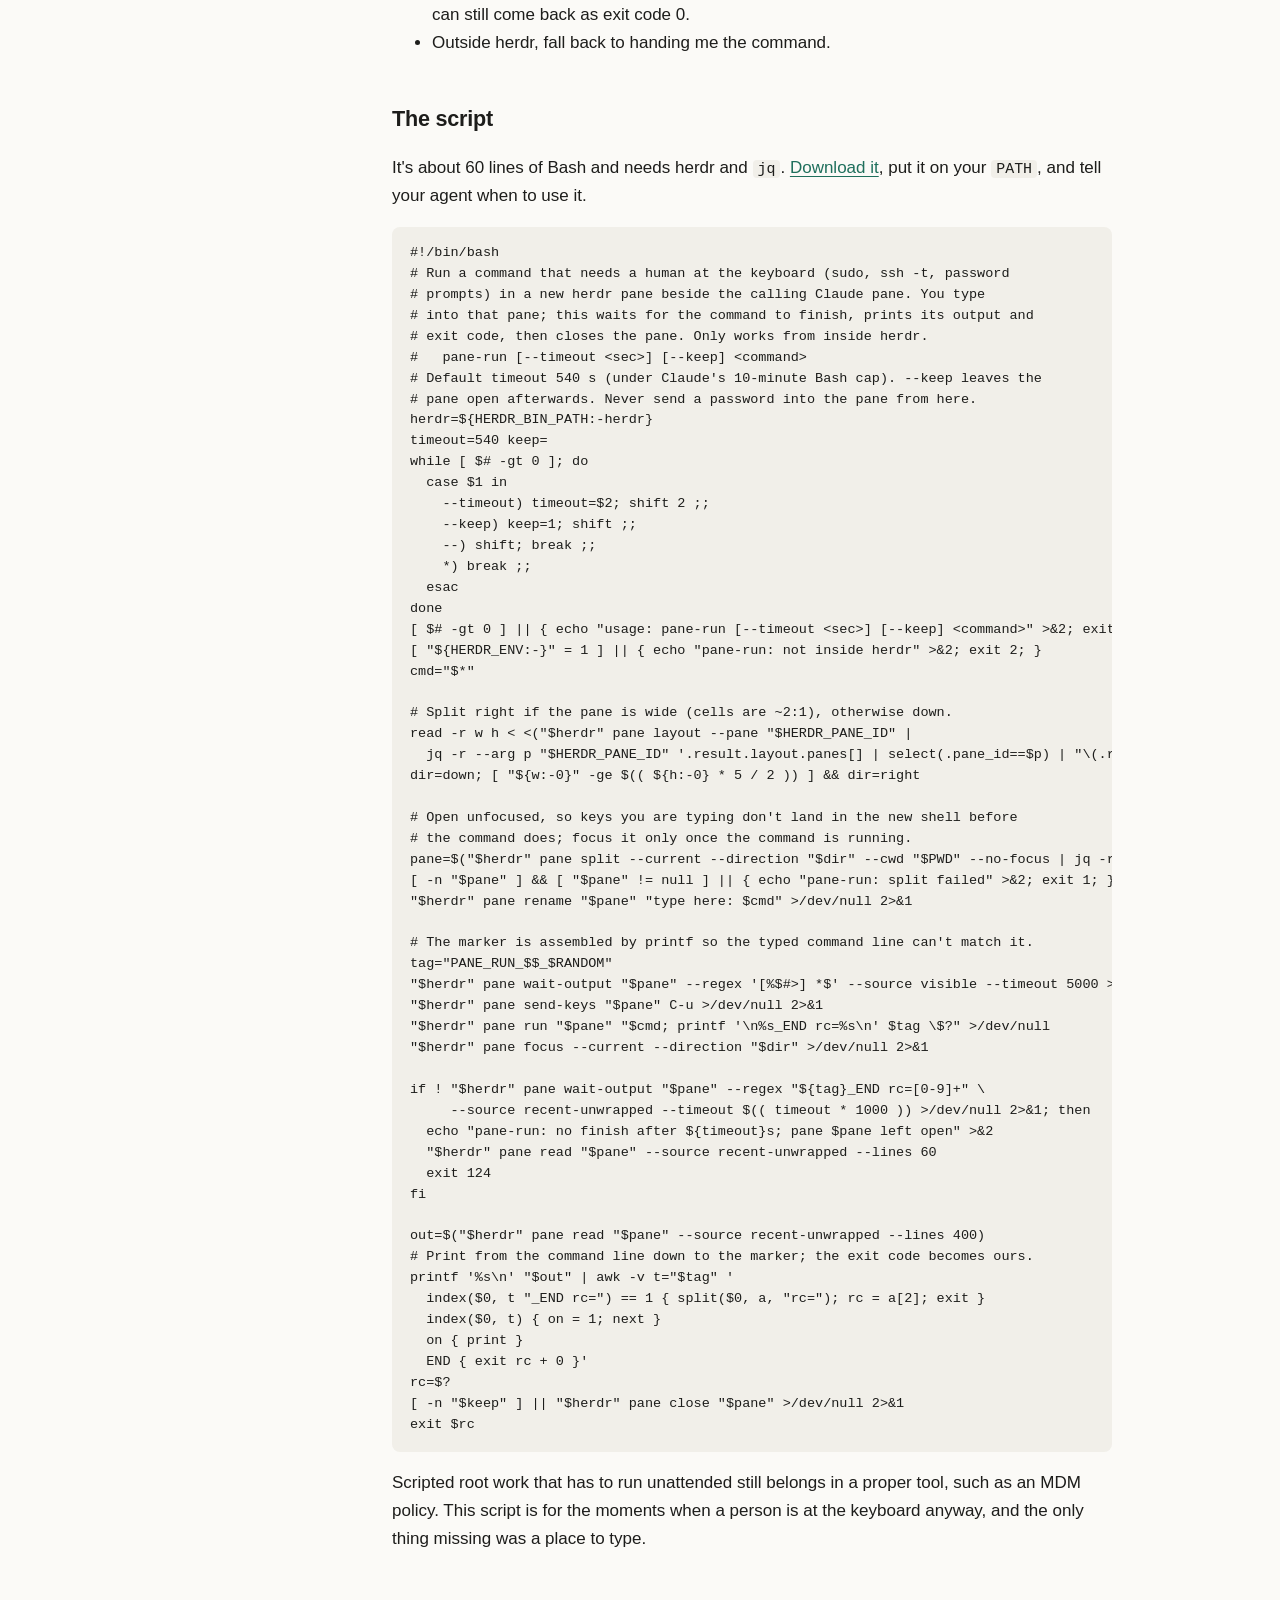
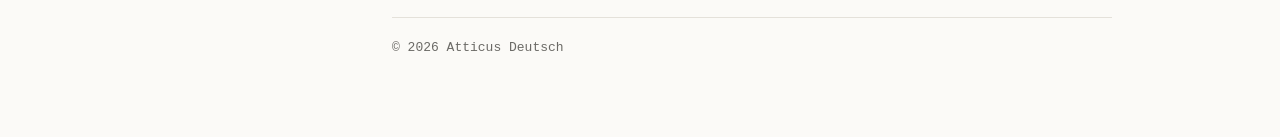
<file: posts/pane-run.html>
<!doctype html>
<html lang="en">
<head>
<meta charset="utf-8">
<meta name="viewport" content="width=device-width, initial-scale=1">
<title>Letting an AI agent run sudo · Atticus Deutsch</title>
<meta name="description" content="pane-run: a small script that opens a herdr pane for the password prompt, so an AI coding agent can run sudo and ssh -t without ever seeing the password.">
<link rel="stylesheet" href="../style.css?v=4">
</head>
<body>
<div class="layout">
  <aside class="side">
    <a class="me" href="../index.html"><img class="avatar" src="../avatar.jpg" alt="" width="64" height="64"><span><strong>Atticus Deutsch</strong><span class="tag">AI native system administration</span></span></a>
    <nav class="nav"><a href="../index.html">Home</a><a href="../stats.html">Help desk stats</a><a href="../index.html#writing" aria-current="page">Writing</a></nav>
    <ul class="contacts">
      <li><a href="mailto:atticus.d.tech@gmail.com">atticus.d.tech@gmail.com</a></li>
      <li><a href="https://github.com/atticusdtech">GitHub</a></li>
      <li><a href="https://www.linkedin.com/in/atticus-deutsch-537699102">LinkedIn</a></li>
      <li><a href="https://x.com/atticusdtech">X</a></li>
    </ul>
  </aside>
  <main class="main post">
  <p class="meta">October 29, 2026</p>
  <h1>Letting an AI agent run sudo without ever seeing the password</h1>

  <p>I do most of my admin work with Claude Code running in <a href="https://github.com/herdrdev/herdr">herdr</a>. The agent reads the MDM API, checks a Mac over SSH, and drafts the fix. Then it gets to a step that needs root and stops.</p>

  <p>The reason is simple. The agent's shell has no TTY. When <code>sudo</code> or <code>ssh -t</code> asks for a password, nothing can answer, and the command hangs or fails. The usual workaround is for the agent to print a command and ask me to paste it into another terminal. Then I copy the output back. That is slow, and it breaks the loop: the agent no longer sees the result directly, so it can't react to it.</p>

  <p>I didn't want to give the agent the password, either. Passwords shouldn't sit in a chat transcript, an environment variable, or a config file the agent can read.</p>

  <h2>The idea</h2>

  <p>herdr has a CLI that agents can use to split panes, send commands, and wait for output. So the agent can open a real terminal next to itself, run the command there, and let me type the password into that pane. When the command finishes, the agent reads the output and the exit code and closes the pane.</p>

  <p>From the agent's side it is one blocking call:</p>

<pre><code>pane-run 'ssh -t admin@10.0.0.42 "sudo softwareupdate -l &amp;&amp; sudo profiles show"'</code></pre>

  <p>From my side, a pane slides open titled <code>type here: ssh -t …</code>, I type the password at the prompt, and the pane disappears when the command is done. The agent never sees the password. It sees the command's output and whether it succeeded.</p>

  <h2>How it works</h2>

  <ul>
    <li><strong>Split, but don't steal focus.</strong> The pane opens with <code>--no-focus</code> and only takes focus once the command is running. Otherwise, whatever I'm typing at that moment lands in a fresh shell.</li>
    <li><strong>Pick a direction.</strong> It splits right if the agent's pane is wide (terminal cells are about 2:1) and down if it isn't.</li>
    <li><strong>Mark the end.</strong> After the command, it prints a random marker with the exit code. The marker is built with <code>printf</code>, so the command line echoed in the pane can't match it by accident.</li>
    <li><strong>Wait, then read.</strong> <code>herdr pane wait-output</code> blocks until the marker appears. The script then reads the pane's scrollback, keeps everything between the command and the marker, and exits with the command's exit code.</li>
    <li><strong>Time out cleanly.</strong> The default timeout is 540 seconds, under Claude Code's 10-minute limit on a shell call. On a timeout, the pane stays open and the script prints what it saw so far.</li>
  </ul>

  <h2>Rules I gave the agent</h2>

  <ul>
    <li>Never type a password into the pane with <code>send-keys</code> or <code>send-text</code>, and never ask for one in chat.</li>
    <li>Say that a pane is about to open before opening one.</li>
    <li>Put several sudo steps in one <code>ssh -t</code> call, joined with <code>&amp;&amp;</code>. With <code>;</code>, a wrong password can still come back as exit code 0.</li>
    <li>Outside herdr, fall back to handing me the command.</li>
  </ul>

  <h2>The script</h2>

  <p>It's about 60 lines of Bash and needs herdr and <code>jq</code>. <a href="../pane-run">Download it</a>, put it on your <code>PATH</code>, and tell your agent when to use it.</p>

<pre><code>#!/bin/bash
# Run a command that needs a human at the keyboard (sudo, ssh -t, password
# prompts) in a new herdr pane beside the calling Claude pane. You type
# into that pane; this waits for the command to finish, prints its output and
# exit code, then closes the pane. Only works from inside herdr.
#   pane-run [--timeout &lt;sec&gt;] [--keep] &lt;command&gt;
# Default timeout 540 s (under Claude's 10-minute Bash cap). --keep leaves the
# pane open afterwards. Never send a password into the pane from here.
herdr=${HERDR_BIN_PATH:-herdr}
timeout=540 keep=
while [ $# -gt 0 ]; do
  case $1 in
    --timeout) timeout=$2; shift 2 ;;
    --keep) keep=1; shift ;;
    --) shift; break ;;
    *) break ;;
  esac
done
[ $# -gt 0 ] || { echo "usage: pane-run [--timeout &lt;sec&gt;] [--keep] &lt;command&gt;" &gt;&amp;2; exit 2; }
[ "${HERDR_ENV:-}" = 1 ] || { echo "pane-run: not inside herdr" &gt;&amp;2; exit 2; }
cmd="$*"

# Split right if the pane is wide (cells are ~2:1), otherwise down.
read -r w h &lt; &lt;("$herdr" pane layout --pane "$HERDR_PANE_ID" |
  jq -r --arg p "$HERDR_PANE_ID" '.result.layout.panes[] | select(.pane_id==$p) | "\(.rect.width) \(.rect.height)"')
dir=down; [ "${w:-0}" -ge $(( ${h:-0} * 5 / 2 )) ] &amp;&amp; dir=right

# Open unfocused, so keys you are typing don't land in the new shell before
# the command does; focus it only once the command is running.
pane=$("$herdr" pane split --current --direction "$dir" --cwd "$PWD" --no-focus | jq -r '.result.pane.pane_id')
[ -n "$pane" ] &amp;&amp; [ "$pane" != null ] || { echo "pane-run: split failed" &gt;&amp;2; exit 1; }
"$herdr" pane rename "$pane" "type here: $cmd" &gt;/dev/null 2&gt;&amp;1

# The marker is assembled by printf so the typed command line can't match it.
tag="PANE_RUN_$$_$RANDOM"
"$herdr" pane wait-output "$pane" --regex '[%$#&gt;] *$' --source visible --timeout 5000 &gt;/dev/null 2&gt;&amp;1 || sleep 1
"$herdr" pane send-keys "$pane" C-u &gt;/dev/null 2&gt;&amp;1
"$herdr" pane run "$pane" "$cmd; printf '\n%s_END rc=%s\n' $tag \$?" &gt;/dev/null
"$herdr" pane focus --current --direction "$dir" &gt;/dev/null 2&gt;&amp;1

if ! "$herdr" pane wait-output "$pane" --regex "${tag}_END rc=[0-9]+" \
     --source recent-unwrapped --timeout $(( timeout * 1000 )) &gt;/dev/null 2&gt;&amp;1; then
  echo "pane-run: no finish after ${timeout}s; pane $pane left open" &gt;&amp;2
  "$herdr" pane read "$pane" --source recent-unwrapped --lines 60
  exit 124
fi

out=$("$herdr" pane read "$pane" --source recent-unwrapped --lines 400)
# Print from the command line down to the marker; the exit code becomes ours.
printf '%s\n' "$out" | awk -v t="$tag" '
  index($0, t "_END rc=") == 1 { split($0, a, "rc="); rc = a[2]; exit }
  index($0, t) { on = 1; next }
  on { print }
  END { exit rc + 0 }'
rc=$?
[ -n "$keep" ] || "$herdr" pane close "$pane" &gt;/dev/null 2&gt;&amp;1
exit $rc</code></pre>

  <p>Scripted root work that has to run unattended still belongs in a proper tool, such as an MDM policy. This script is for the moments when a person is at the keyboard anyway, and the only thing missing was a place to type.</p>

  <footer>© 2026 Atticus Deutsch</footer>
</main>
</div>
</body>
</html>
</file>
<file: style.css>
:root {
  --bg: #fbfaf7;
  --fg: #1d1d1b;
  --muted: #6b6a66;
  --rule: #e4e1da;
  --accent: #1f6f5c;
  --code-bg: #f1efe9;
  --mono: ui-monospace, "SF Mono", Menlo, Consolas, monospace;
  --sans: -apple-system, BlinkMacSystemFont, "Segoe UI", Helvetica, Arial, sans-serif;
}
@media (prefers-color-scheme: dark) {
  :root {
    --bg: #141513;
    --fg: #e8e6e1;
    --muted: #9a9890;
    --rule: #2a2b28;
    --accent: #6cc3a8;
    --code-bg: #1d1e1b;
  }
}
* { box-sizing: border-box; }
html { -webkit-text-size-adjust: 100%; }
body {
  margin: 0;
  background: var(--bg);
  color: var(--fg);
  font: 17px/1.65 var(--sans);
}
.wrap { max-width: 720px; margin: 0 auto; padding: 56px 20px 80px; }
.layout { max-width: 1120px; margin: 0 auto; padding: 28px 20px 80px; }
.main { min-width: 0; max-width: 720px; }
.main.wide { max-width: 860px; }
.side { border-bottom: 1px solid var(--rule); padding-bottom: 18px; margin-bottom: 32px; }
.me { display: flex; align-items: center; gap: 12px; text-decoration: none; color: var(--fg); }
.me strong { display: block; font-size: 1rem; line-height: 1.3; }
.me .tag { display: block; font: 12px/1.4 var(--mono); color: var(--muted); }
.side .avatar { width: 44px; height: 44px; }
.nav { display: flex; flex-wrap: wrap; gap: 6px 18px; margin: 14px 0 0; font: 14px/1.4 var(--mono); }
.nav a { color: var(--muted); text-decoration: none; }
.nav a:hover { color: var(--accent); }
.nav a[aria-current] { color: var(--fg); }
.side .contacts { margin-top: 10px; font-size: 13px; }
@media (min-width: 900px) {
  .layout { display: grid; grid-template-columns: 220px minmax(0, 1fr); gap: 72px; padding-top: 64px; }
  .side { position: sticky; top: 64px; align-self: start; border: 0; padding: 0; margin: 0; }
  .me { flex-direction: column; align-items: flex-start; gap: 14px; }
  .side .avatar { width: 72px; height: 72px; }
  .nav { flex-direction: column; gap: 8px; margin-top: 28px; }
  .side .contacts { flex-direction: column; gap: 8px; margin-top: 24px; padding-top: 20px; border-top: 1px solid var(--rule); }
}
a { color: var(--accent); text-decoration-thickness: 1px; text-underline-offset: 3px; }
header.site { border-bottom: 1px solid var(--rule); padding-bottom: 28px; margin-bottom: 36px; }
.kicker { font: 13px/1 var(--mono); color: var(--muted); letter-spacing: .04em; margin: 0 0 14px; }
h1 { font-size: 2.3rem; line-height: 1.15; letter-spacing: -.02em; margin: 0 0 12px; }
h2 { font-size: 1.05rem; text-transform: uppercase; letter-spacing: .08em; color: var(--muted); margin: 44px 0 14px; }
.post h2 { text-transform: none; letter-spacing: -.01em; color: var(--fg); font-size: 1.35rem; }
.lede { color: var(--muted); margin: 0; font-size: 1.08rem; }
.contacts { list-style: none; padding: 0; margin: 18px 0 0; display: flex; flex-wrap: wrap; gap: 8px 22px; font: 14px/1.4 var(--mono); }
.contacts a { text-decoration: none; }
.contacts a:hover { text-decoration: underline; }
.posts { list-style: none; padding: 0; margin: 0; }
.posts li { padding: 14px 0; border-bottom: 1px solid var(--rule); }
.posts time { display: block; font: 13px/1.4 var(--mono); color: var(--muted); }
.posts a { font-weight: 600; text-decoration: none; }
.posts a:hover { text-decoration: underline; }
.posts p { margin: 4px 0 0; color: var(--muted); font-size: .95rem; }
code { font: .88em var(--mono); background: var(--code-bg); padding: 1px 5px; border-radius: 4px; }
pre { background: var(--code-bg); padding: 16px 18px; border-radius: 8px; overflow-x: auto; font: 13.5px/1.55 var(--mono); }
pre code { background: none; padding: 0; font-size: inherit; }
.meta { font: 13px/1.4 var(--mono); color: var(--muted); margin: 0 0 8px; }
.back { font: 14px/1 var(--mono); text-decoration: none; display: inline-block; margin-bottom: 28px; }
footer { margin-top: 64px; padding-top: 20px; border-top: 1px solid var(--rule); font: 13px/1.5 var(--mono); color: var(--muted); }
.id { display: flex; align-items: center; gap: 14px; margin: 0 0 14px; }
.id .kicker { margin: 0; }
.avatar { width: 64px; height: 64px; border-radius: 50%; object-fit: cover; border: 1px solid var(--rule); }

.today { margin: 32px 0 8px; padding: 20px 22px; border: 1px solid var(--rule); border-radius: 12px; background: var(--code-bg); }
.today-head { display: flex; flex-wrap: wrap; align-items: baseline; justify-content: space-between; gap: 4px 16px; }
.today h2 { margin: 0; display: flex; align-items: center; gap: 10px; color: var(--fg); }
.today time { font: 12px/1.4 var(--mono); color: var(--muted); }
.pulse { width: 8px; height: 8px; border-radius: 50%; background: var(--accent); box-shadow: 0 0 0 0 var(--accent); animation: pulse 2s infinite; }
@keyframes pulse { 0% { box-shadow: 0 0 0 0 color-mix(in srgb, var(--accent) 60%, transparent); } 70% { box-shadow: 0 0 0 8px transparent; } 100% { box-shadow: 0 0 0 0 transparent; } }
@media (prefers-reduced-motion: reduce) { .pulse { animation: none; } }
.today-stats { font: 13px/1.4 var(--mono); color: var(--muted); margin: 8px 0 12px; }
.today-stats strong { color: var(--fg); }
.today-log { margin: 0; padding-left: 18px; font-size: .95rem; }
.today-log li { margin: 0 0 8px; }
.today-log li::marker { color: var(--accent); }

/* three-column layout: sidebar | content | Today rail */
.layout.three { display: flex; flex-direction: column; }
.layout.three .side { order: 0; }
.layout.three .rail { order: 1; }
.layout.three .main { order: 2; }
.rail .today { margin: 0 0 32px; }
@media (min-width: 900px) {
  .layout.three { display: grid; grid-template-columns: 220px minmax(0, 1fr); column-gap: 72px; }
  .layout.three .side { grid-column: 1; grid-row: 1 / span 2; }
  .layout.three .main { grid-column: 2; grid-row: 2; }
  .layout.three .rail { grid-column: 2; grid-row: 1; }
}
@media (min-width: 1240px) {
  .layout.three { max-width: 1400px; grid-template-columns: 200px minmax(0, 1fr) 320px; column-gap: 56px; }
  .layout.three .side { grid-row: 1; }
  .layout.three .main { grid-column: 2; grid-row: 1; }
  .layout.three .rail { grid-column: 3; grid-row: 1; position: sticky; top: 64px; align-self: start; }
  .rail .today { padding: 18px; }
  .rail .today-log { font-size: .88rem; }
}

/* "Now" rail (rendered by ops.js from data/ops.json) */
.now h3 { margin: 18px 0 8px; font: 600 11px/1.4 var(--mono); letter-spacing: .08em; text-transform: uppercase; color: var(--muted); }
.now-list { list-style: none; margin: 0; padding: 0; }
.now-list li { position: relative; padding-left: 16px; margin: 0 0 10px; }
.now-list li::before { content: ""; position: absolute; left: 0; top: .55em; width: 7px; height: 7px; border-radius: 50%; border: 1.5px solid var(--accent); }
.now-list li[data-s="in_progress"]::before, .now-list li[data-s="done"]::before { background: var(--accent); }
.now-title { display: block; font-size: .92rem; line-height: 1.4; }
.now-meta { display: block; font: 11.5px/1.4 var(--mono); color: var(--muted); }
.now-more { margin: 0; font: 11.5px/1.4 var(--mono); color: var(--muted); }
.now-detail { display: block; font-size: .84rem; line-height: 1.45; color: var(--muted); margin-top: 2px; }
.now-bar { display: block; height: 3px; border-radius: 2px; background: var(--rule); margin: 5px 0 3px; overflow: hidden; }
.now-bar i { display: block; height: 100%; background: var(--accent); }
@media (min-width: 1240px) { .layout.three .rail { position: static; } }
.now-link { margin: 14px 0 0; font: 12px/1.4 var(--mono); }
.now-link a { color: var(--accent); text-decoration: none; }

/* Help desk tabs (stats + live) */
.tabs { display: flex; gap: 4px; margin: 0 0 22px; border-bottom: 1px solid var(--rule); font: 14px/1.4 var(--mono); }
.tabs a { padding: 8px 12px; color: var(--muted); text-decoration: none; border-bottom: 2px solid transparent; margin-bottom: -1px; }
.tabs a:hover { color: var(--fg); }
.tabs a[aria-current] { color: var(--fg); border-bottom-color: var(--accent); }

/* Live help desk */
:root { --k-inc: #8a5a00; --k-prb: #a03a2c; --k-chg: #2f5d8a; --k-rel: #1f6f5c; }
@media (prefers-color-scheme: dark) { :root { --k-inc: #e6b366; --k-prb: #ee8a7a; --k-chg: #8fb8e0; --k-rel: #6cc3a8; } }
.kind { display: inline-block; font: 600 10.5px/1 var(--mono); letter-spacing: .06em; text-transform: uppercase; padding: 3px 6px; border-radius: 4px;
  color: var(--k); background: color-mix(in srgb, var(--k) 14%, transparent); }
.kind-inc { --k: var(--k-inc); } .kind-prb { --k: var(--k-prb); } .kind-chg { --k: var(--k-chg); } .kind-rel { --k: var(--k-rel); }
.strip { display: grid; grid-template-columns: repeat(4, 1fr); gap: 1px; background: var(--rule); border: 1px solid var(--rule); border-radius: 10px; overflow: hidden; margin: 24px 0 0; }
.step { background: var(--bg); padding: 14px 14px 12px; position: relative; }
.step + .step::before { content: "→"; position: absolute; left: -9px; top: 50%; transform: translateY(-50%); font: 13px/1 var(--mono); color: var(--muted); background: var(--bg); padding: 2px 0; }
.step .v { font-size: 1.8rem; font-weight: 650; letter-spacing: -.02em; line-height: 1.1; margin-top: 8px; }
.step .l { font-size: .82rem; color: var(--muted); }
.flow { display: grid; gap: 10px; }
.flow-head, .flow-row { display: grid; grid-template-columns: .7fr 1.2fr 1.2fr 1fr; gap: 18px; align-items: stretch; }
.flow-head { font: 600 11px/1.4 var(--mono); letter-spacing: .08em; text-transform: uppercase; color: var(--muted); }
.flow-row { position: relative; }
.node { position: relative; border: 1px solid var(--rule); border-left: 3px solid var(--k); border-radius: 8px; padding: 8px 10px; background: var(--code-bg); }
.node-inc { --k: var(--k-inc); } .node-prb { --k: var(--k-prb); } .node-chg { --k: var(--k-chg); } .node-rel { --k: var(--k-rel); }
.node .kind { margin-bottom: 4px; }
.node-title { font-size: .88rem; line-height: 1.35; }
.node-meta { font: 11.5px/1.4 var(--mono); color: var(--muted); margin-top: 3px; }
.node:not(.node-empty) + .node:not(.node-empty)::before, .node-stack + .node:not(.node-empty)::before, .node:not(.node-empty) + .node-stack::before {
  content: "→"; position: absolute; left: -15px; top: 50%; transform: translateY(-50%); font: 12px/1 var(--mono); color: var(--muted); }
.node-stack { position: relative; display: grid; gap: 6px; align-content: start; }
.node-empty { border: 1px dashed var(--rule); background: transparent; }
.live-table .rid { font: 11px/1 var(--mono); color: var(--muted); margin-right: 4px; white-space: nowrap; }
.live-table .muted { color: var(--muted); }
.live-table td { vertical-align: top; }
table.data { border-collapse: collapse; width: 100%; font-size: .9rem; margin-top: 10px; }
table.data th, table.data td { text-align: left; padding: 6px 8px; border-bottom: 1px solid var(--rule); }
table.data td.num, table.data th.num { text-align: right; font-family: var(--mono); }
@media (max-width: 700px) {
  .strip { grid-template-columns: repeat(2, 1fr); }
  .step + .step::before { display: none; }
  .flow-head { display: none; }
  .flow-row { grid-template-columns: 1fr; gap: 6px; padding-bottom: 12px; border-bottom: 1px solid var(--rule); }
  .node-empty { display: none; }
  .node:not(.node-empty) + .node:not(.node-empty)::before, .node-stack + .node:not(.node-empty)::before, .node:not(.node-empty) + .node-stack::before { content: none; }
  .live-table { display: block; overflow-x: auto; }
}
.node-empty { border: 0; background: transparent; }

/* Home hub graphic: Claude connected to every system */
.hub { margin: 28px 0 8px; }
.hub svg { width: 100%; height: auto; display: block; overflow: visible; }
.hub figcaption { font-size: .9rem; color: var(--muted); margin-top: 6px; text-align: center; }
.hub-line { stroke: var(--rule); stroke-width: 2; fill: none; }
.hub-flow { stroke: #d97757; stroke-width: 2; fill: none; stroke-linecap: round; stroke-dasharray: 10 240; animation: hubflow 3.2s linear infinite; opacity: .9; }
@keyframes hubflow { from { stroke-dashoffset: 0; } to { stroke-dashoffset: -250; } }
.hub-halo { fill: color-mix(in srgb, #d97757 10%, transparent); animation: hubhalo 3.2s ease-in-out infinite; transform-origin: center; transform-box: fill-box; }
@keyframes hubhalo { 0%, 100% { transform: scale(.92); opacity: .7; } 50% { transform: scale(1.05); opacity: 1; } }
.hub-core { fill: var(--bg); stroke: #d97757; stroke-width: 2; }
.hub-core-label { font: 600 13px var(--mono); fill: var(--fg); letter-spacing: .04em; }
.hub-card { fill: var(--code-bg); stroke: var(--rule); }
.hub-node { color: var(--fg); }
.hub-label { font: 600 14px var(--sans); fill: var(--fg); }
.hub-sub { font: 11px var(--mono); fill: var(--muted); }
.m-z { font: 700 19px var(--sans); fill: #fff; }
.m-term { fill: #1d1d1b; }
.m-ssh { font: 700 13px var(--mono); fill: #6cc3a8; }
.m-word { font: 800 15px var(--sans); letter-spacing: -.02em; }
.m-jamf { fill: currentColor; }
.m-pc { fill: #5aa832; font-size: 18px; }
@media (prefers-reduced-motion: reduce) { .hub-flow, .hub-halo { animation: none; } .hub-flow { display: none; } }
.hub-core-pill { fill: var(--bg); stroke: var(--rule); }
</file>
